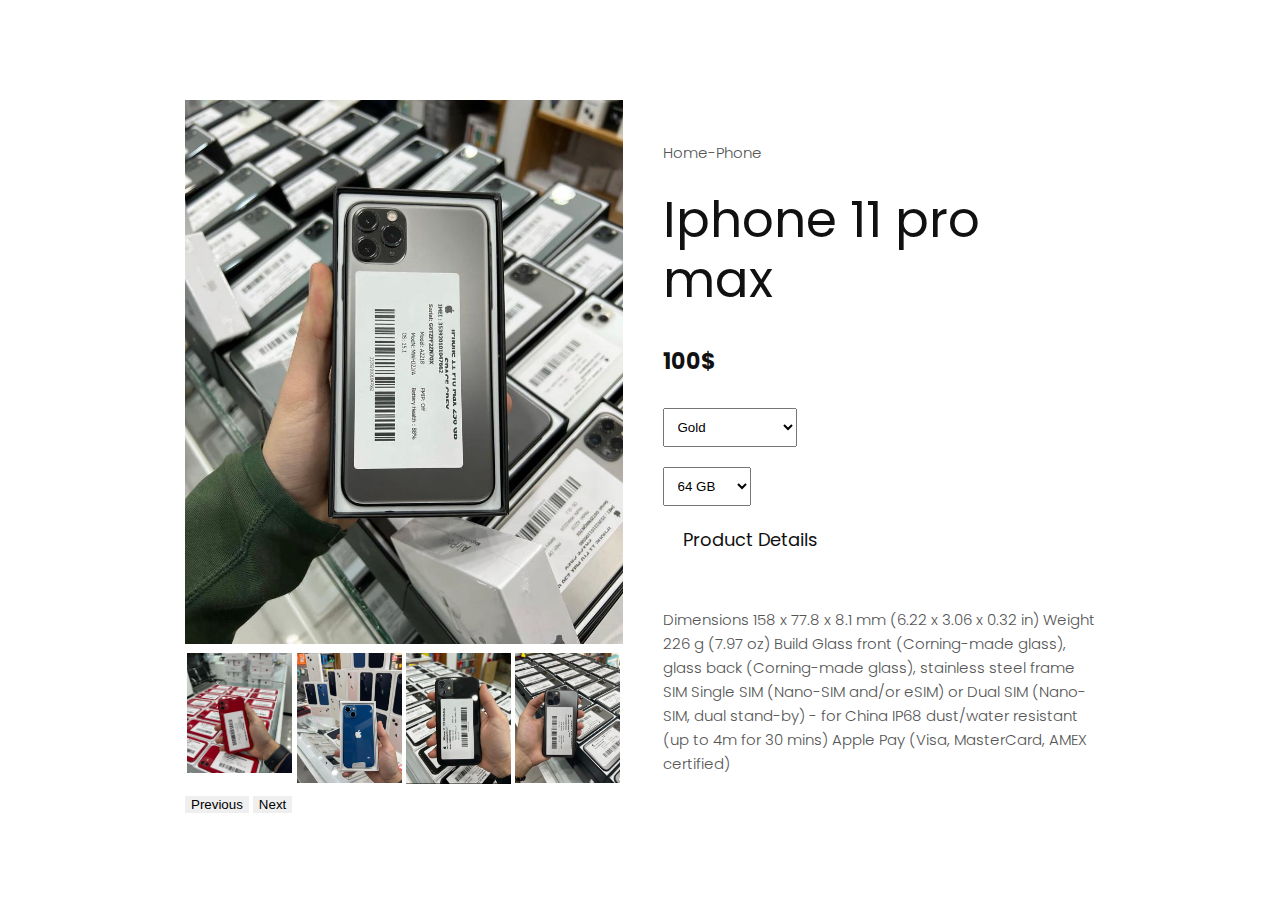
<file: product1.html>
<!DOCTYPE html>
<html lang="en">

<head>
    <meta charset="UTF-8">
    <meta name="viewport" content="width=device-width, initial-scale=1.0">
    <link rel="stylesheet" href="index.html">
    <!-- style css -->
    <link rel="stylesheet" href="css/style.css" class="css">
    <!-- Responsive-->
    <link rel="stylesheet" href="css/responsive.css">
    <!-- fevicon -->
    <link rel="icon" href="images/fevicon.png" type="image/gif" />
    <!-- Scrollbar Custom CSS -->
    <link rel="stylesheet" href="css/jquery.mCustomScrollbar.min.css">
    <!-- Tweaks for older IEs-->
    <link rel="stylesheet" href="https://netdna.bootstrapcdn.com/font-awesome/4.0.3/css/font-awesome.css">
    <title>Product Details</title>
</head>

<body>
    <div class="small-container single-product">
        <div class="row">
            <div class="col-2">
                <div class="mainimage"><img src="images/11 pro max.jpeg" width="100%" class="slider-img"></div>
                <div class="small-img-row">
                    <div class="small-img-col">
                        <img src="images/11red.jpeg" width="100%">
                    </div>
                    <div class="small-img-col">
                        <img src="images/13.jpeg" width="100%">
                    </div>
                    <div class="small-img-col">
                        <img src="images/11.jpeg" width="100%">
                    </div>
                    <div class="small-img-col">
                        <img src="images/11pro.jpeg" width="100%">
                    </div>
                </div>
                <button class="prev" onclick="prev()">Previous</button>
                <button class="next" onclick="next()">Next</button>
            </div>
            <div class="col-2">
                <p>Home-Phone</p>
                <h1>Iphone 11 pro max</h1>
                <h4>100$</h4>
                <select>
                     <option> Gold</option>
                     <option> Space Grey</option>
                     <option> Silver</option>
                     <option> Midnight Green</option></select>
                <select>
                    <option >64 GB</option>
                    <option >256 GB</option>
                    <option >512 GB</option>
                </select>
                <div class="productdetais">
                    <h3>Product Details</h3>
                </div>
                <br>
                <p> Dimensions 158 x 77.8 x 8.1 mm (6.22 x 3.06 x 0.32 in) Weight 226 g (7.97 oz) Build Glass front (Corning-made glass), glass back (Corning-made glass), stainless steel frame SIM Single SIM (Nano-SIM and/or eSIM) or Dual SIM (Nano-SIM, dual
                    stand-by) - for China IP68 dust/water resistant (up to 4m for 30 mins) Apple Pay (Visa, MasterCard, AMEX certified)</p>
            </div>
        </div>
    </div>
    <script src="js/onepage.js"></script>
</body>

</html>
</file>
<file: css/style.css>
/*--------------------------------------------------------------------- File Name: style.css ---------------------------------------------------------------------*/


/*--------------------------------------------------------------------- import Fonts ---------------------------------------------------------------------*/

@import url('https://fonts.googleapis.com/css?family=Rajdhani:300,400,500,600,700');
@import url('https://fonts.googleapis.com/css?family=Poppins:100,100i,200,200i,300,300i,400,400i,500,500i,600,600i,700,700i,800,800i,900,900i');

/*****---------------------------------------- 1) font-family: 'Rajdhani', sans-serif;
 2) font-family: 'Poppins', sans-serif;
 ----------------------------------------*****/


/*--------------------------------------------------------------------- import Files ---------------------------------------------------------------------*/

@import url(animate.min.css);
@import url(normalize.css);
@import url(meanmenu.css);
@import url(owl.carousel.min.css);
@import url(slick.css);
@import url(jquery-ui.css);
@import url(nice-select.css);

/*--------------------------------------------------------------------- skeleton ---------------------------------------------------------------------*/

* {
    box-sizing: border-box !important;
    transition: ease all 0.5s;
}

html {
    scroll-behavior: smooth;
}

body {
    color: #666666;
    font-size: 14px;
    font-family: poppins;
    line-height: 1.80857;
    font-weight: normal;
    overflow-x: hidden;
}

a {
    color: #1f1f1f;
    text-decoration: none !important;
    outline: none !important;
    -webkit-transition: all .3s ease-in-out;
    -moz-transition: all .3s ease-in-out;
    -ms-transition: all .3s ease-in-out;
    -o-transition: all .3s ease-in-out;
    transition: all .3s ease-in-out;
}

h1,
h2,
h3,
h4,
h5,
h6 {
    letter-spacing: 0;
    font-weight: normal;
    position: relative;
    padding: 0 0 10px 0;
    font-weight: normal;
    line-height: normal;
    color: #111111;
    margin: 0
}

h1 {
    font-size: 24px
}

h2 {
    font-size: 22px
}

h3 {
    font-size: 18px
}

h4 {
    font-size: 16px
}

h5 {
    font-size: 14px
}

h6 {
    font-size: 13px
}

*,
*::after,
*::before {
    -webkit-box-sizing: border-box;
    -moz-box-sizing: border-box;
    box-sizing: border-box;
}

h1 a,
h2 a,
h3 a,
h4 a,
h5 a,
h6 a {
    color: #212121;
    text-decoration: none!important;
    opacity: 1
}

button:focus {
    outline: none;
}

ul,
li,
ol {
    margin: 0px;
    padding: 0px;
    list-style: none;
}

p {
    margin: 0px;
    font-weight: 300;
    font-size: 15px;
    line-height: 24px;
}

a {
    color: #222222;
    text-decoration: none;
    outline: none !important;
}

a,
.btn {
    text-decoration: none !important;
    outline: none !important;
    -webkit-transition: all .3s ease-in-out;
    -moz-transition: all .3s ease-in-out;
    -ms-transition: all .3s ease-in-out;
    -o-transition: all .3s ease-in-out;
    transition: all .3s ease-in-out;
}

img {
    width: 100%;
    height: auto;
}

.brand-bg .star {
    height: 30px;
    width: 27px;
}

:focus {
    outline: 0;
}

.btn-custom {
    margin-top: 20px;
    background-color: transparent !important;
    border: 2px solid #ddd;
    padding: 12px 40px;
    font-size: 16px;
}

.lead {
    font-size: 18px;
    line-height: 30px;
    color: #767676;
    margin: 0;
    padding: 0;
}

.form-control:focus {
    border-color: #ffffff !important;
    box-shadow: 0 0 0 .2rem rgba(255, 255, 255, .25);
}

.navbar-form input {
    border: none !important;
}

.badge {
    font-weight: 500;
}

blockquote {
    margin: 20px 0 20px;
    padding: 30px;
}

button {
    border: 0;
    margin: 0;
    cursor: pointer;
}

.full {
    float: left;
    width: 100%;
}

.layout_padding {
    padding-top: 90px;
    padding-bottom: 90px;
}

.layout_padding_2 {
    padding-top: 75px;
    padding-bottom: 75px;
}

.light_silver {
    background: #f9f9f9;
}

.theme_bg {
    background: #38c8a8;
}

.margin_top_30 {
    margin-top: 30px !important;
}

.full {
    width: 100%;
    float: left;
    margin: 0;
    padding: 0;
}


/**-- heading section --**/

.main_heading {
    text-align: center;
    display: flex;
    justify-content: center;
    position: relative;
    margin-bottom: 50px;
}

.main_heading h2 {
    padding: 0;
    font-size: 48px;
    line-height: 60px;
    font-weight: 400;
    position: relative;
    letter-spacing: -0.5px;
    color: #114c7d;
    border-left: solid #38c8a8 10px;
    padding-left: 15px;
}

.main_heading h2 strong {
    background: #38c8a8;
    color: #fff;
    font-weight: 600;
    padding: 0 15px;
    line-height: 68px;
}

.white_heading_main h2 {
    color: #fff;
}

.small_main_heading {
    margin-top: 25px;
    float: left;
    width: 100%;
    border-bottom: solid rgba(0, 0, 0, 0.07) 1px;
    margin-bottom: 25px;
}

.small_main_heading h2 {
    padding: 2px 0 20px 0;
    color: #114c7d;
    font-weight: 400;
    font-size: 28px;
    background-image: url('../images/fevicon.png');
    background-repeat: no-repeat;
    padding-left: 55px;
    letter-spacing: -0.5px;
}

.small_main_heading h2 strong {
    color: #38c8a8;
    font-weight: 600;
}

.main_bt {
    background: #ee580f;
    color: #fff;
    padding: 15px 60px 15px 60px;
    float: left;
    font-size: 15px;
    font-weight: 400;
    border: solid #ee580f 2px;
    border-radius: 30px;
    margin: 15px 0px 60px 0px;
}

a.readmore_bt {
    color: #fff;
    font-weight: 300;
    text-decoration: underline !important;
}

.main_bt:hover,
.main_bt:focus {
    background: #000;
    border: solid #000 2px;
    color: #fff;
}


/**-- list icon --**/

.ul_list_info_icon ul {
    list-style: none;
}

.ul_list_info_icon ul li {
    display: inline;
    float: left;
    width: 100%;
}

.ul_list_info_icon ul li img {
    width: 75px;
}


/*---------------------------- preloader area ----------------------------*/

.loader_bg {
    position: fixed;
    z-index: 9999999;
    background: #fff;
    width: 100%;
    height: 100%;
}

.loader {
    height: 100%;
    width: 100%;
    position: absolute;
    left: 0;
    top: 0;
    display: flex;
    justify-content: center;
    align-items: center;
}

.loader img {
    width: 280px;
}


/*---------------------------- scroll to top area ----------------------------*/

.scrollup {
    float: right;
    position: absolute;
    color: #fff;
    right: 20px;
    padding: 0px 5px;
    text-transform: uppercase;
    font-weight: 600;
    background: #38c8a8;
    position: fixed;
    bottom: 20px;
    z-index: 99;
    text-align: center;
    color: #fff;
    cursor: pointer;
    border-radius: 0px;
    opacity: 0;
    backface-visibility: hidden;
    -webkit-backface-visibility: hidden;
    transform: scale(1);
    -moz-transform: scale(1);
    -o-transform: scale(1);
    -webkit-transform: scale(1);
    transition: .2s all ease;
    -moz-transition: .2s all ease;
    -o-transition: .2s all ease;
    -webkit-transition: .2s all ease;
    width: 50px;
    height: 50px;
    border-radius: 100%;
    line-height: 48px;
    font-size: 16px;
}

.scrollup.b-show_scrollBut {
    opacity: 1;
    visibility: visible;
}

.top_awro {
    background: #ee4a79 none repeat scroll 0 0;
    cursor: pointer;
    padding: 6px 8px;
    position: fixed;
    bottom: 59px;
    right: 20px;
    display: none;
    height: 45px;
    width: 45px;
    border-radius: 50%;
    text-align: center;
    line-height: 30px;
    transition: all 0.5s ease;
}

.sale_pro {
    background: #f25252 !important;
}

.margin_top_50 {
    margin-top: 50px;
}

.margin_bottom_30_all {
    margin-bottom: 30px;
}

.text_align_center {
    text-align: center;
}


/*--------------------------------------------------------------------- header area ---------------------------------------------------------------------*/

.header {
    font-family: poppins;
    padding: 10px 0px;
    background: url(../images/hea.png);
    background-repeat: no-repeat;
    background-size: 100% 90%;
    background-position: center center;
}

.logo {
    float: left;
    position: relative;
    padding-top: 2px;
}

.header .logo12 {
    width: 100%;
    height: 120px;
    padding-left: 1px;
}

nav.main-menu {
    float: right;
    margin-left: 0;
}

ul.top_icon {
    float: right;
    padding-top: 17px;
}

ul.top_icon li {
    float: left;
    color: #fff;
    display: flex;
    flex-wrap: wrap;
    align-items: center;
    padding-right: 20px;
}

ul.top_icon li:last-child {
    padding-right: 0px;
}

ul.top_icon li a {
    color: #fff;
}

.menu-area-main li:hover a,
.menu-area-main li:focus a {
    color: #ffff;
}

.menu-area-main li.active a {
    color: #fff;
}

.right_cart_section {
    float: right;
    width: auto;
}

.right_cart_section ul {
    float: left;
    min-height: auto;
    margin: 0;
    padding: 12px 0 0;
}

.right_cart_section .cart_icons {
    padding: 18px 0 0;
}

.last {
    padding-right: 0px;
}

.main-menu ul>li nth:child(7) a {
    padding-right: 0px;
}

.right_cart_section ul li {
    float: left;
    font-size: 17px;
    font-weight: 400;
    color: #fff;
    margin-right: 30px;
}

.right_cart_section ul.cart_update li {
    font-size: 13px;
    color: #ccc;
    line-height: normal;
    margin: 0;
    font-weight: 300;
}

.right_cart_section ul.cart_update li span {
    font-size: 18px;
    font-weight: 300;
    color: #fff;
    line-height: 21px;
}

.right_cart_section ul li i {
    margin-right: 10px;
    margin-top: 5px;
    float: left;
    color: #fff;
    font-size: 21px;
}

.right_cart_section ul li a {
    color: #fff;
}


/*-- end header middle --*/

.top-bar-info {
    background: #111111;
    padding: 5px 0px;
}

.top-menu-left {
    float: left;
}

.top-menu-left li {
    position: relative;
    display: inline-block;
    margin-right: 11px;
    padding-right: 12px;
}

.top-menu-left li::before {
    content: '';
    position: absolute;
    right: 0;
    top: 9px;
    height: 10px;
    border-right: 1px dotted #999;
}

.top-menu-left li:last-child::before {
    display: none;
}

.top-menu-left li:last-child {
    padding: 0px;
    margin: 0px;
}

.top-menu-left li a {
    color: #ffffff;
    font-size: 12px;
    text-transform: uppercase;
    text-decoration: none;
}

.top-menu-left li a:hover {
    color: #38c8a8;
}

.right-dropdown-language {
    float: right;
    margin-left: 12px;
}

.dropdown-bar .dropdown-link {
    position: absolute;
    z-index: 1009;
    top: 40px;
    left: 0;
    right: auto;
    min-width: 50px;
    padding: 15px;
    background: #ffffff;
    list-style: none;
    border: 2px solid #38c8a8;
    opacity: 0;
    visibility: hidden;
    -webkit-box-shadow: 0 0 10px rgba(0, 0, 0, 0.1);
    box-shadow: 0 0 10px rgba(0, 0, 0, 0.1);
    -webkit-transition: opacity 0.2s ease 0s, visibility 0.2s linear 0s;
    -o-transition: opacity 0.2s ease 0s, visibility 0.2s linear 0s;
    transition: opacity 0.2s ease 0s, visibility 0.2s linear 0s;
    text-align: left;
}

.dropdown-bar:hover .dropdown-link {
    opacity: 1;
    visibility: visible;
    top: 25px;
}

.dropdown-bar.right-dropdown-language>a::after {
    font-family: 'FontAwesome';
    content: "\f107";
    text-decoration: none;
    padding-left: 4px;
    color: #ffffff;
}

.right-dropdown-language>a {
    line-height: 10px;
    padding: 5px 5px;
    cursor: pointer;
}

.dropdown-bar .dropdown-link li a {
    color: #111111;
    display: block;
    font-size: 12px;
    line-height: 15px;
    padding: 5px 0;
}

.dropdown-bar .dropdown-link li a:hover {
    color: #38c8a8;
}

.dropdown-bar .dropdown-link li a img {
    margin-right: 7px;
}

.dropdown-bar .dropdown-link li.active {
    font-weight: bold;
}

.right-dropdown-language .dropdown-link {
    min-width: 100px;
    padding: 7px 10px;
    color: #111111;
}

.dropdown-bar {
    position: relative;
    padding: 0 5px;
    font-size: 13px;
}

.dropdown-bar .dropdown-link.right-sd {
    left: auto;
    right: 0;
}

.right-dropdown-currency {
    float: right;
    margin-left: 12px;
}

.dropdown-bar.right-dropdown-currency>a::after {
    font-family: 'FontAwesome';
    content: "\f107";
    text-decoration: none;
    padding-left: 4px;
    color: #ffffff;
}

.right-dropdown-currency>a {
    line-height: 10px;
    padding: 5px 5px;
    cursor: pointer;
    color: #ffffff;
}

.right-dropdown-currency .dropdown-link {
    min-width: 100px;
    padding: 7px 10px;
    color: #111111;
}

.right-dropdown-currency .dropdown-link {
    min-width: 55px;
    padding: 7px 10px;
}

.right-dropdown-currency .dropdown-link li a span.symbol {
    margin-right: 7px;
}

#login-modal .modal-content {
    border-radius: 0px;
}

#login-modal .modal-content .modal-header {
    background: #38c8a8;
    border-radius: 0;
}

#login-modal .modal-content .modal-body .form-group input {
    background: #ffffff;
    border: 1px solid #c8c8c8;
    border-radius: 0px;
}

#login-modal .modal-content .modal-body .form-group input:focus {
    border: 1px solid #c8c8c8 !important;
}

#login-modal .modal-content form {
    margin-bottom: 10px;
}

.modal-title {
    padding: 0px;
    color: #ffffff;
    font-size: 18px;
    text-transform: uppercase;
}

.btn-template-outlined {
    background: #111111;
    color: #ffffff;
    border: none;
    border-radius: 0px;
}

.btn-template-outlined i {
    padding-right: 10px;
}

.text-muted {
    padding: 10px 0px;
}

.slogan-line {
    float: right;
    color: #ffffff;
    font-size: 13px;
}

.middle-area {
    padding: 30px 0px;
}

.header-search {
    padding: 3px 0px;
}

.header-search form {
    position: relative;
    -webkit-box-shadow: 0px 1px 10px -1px rgba(0, 0, 0, 0.2);
    box-shadow: 0px 1px 10px -1px rgba(0, 0, 0, 0.2);
}

.header-search .btn-group.bootstrap-select {
    position: absolute;
    left: 0px;
    top: 0px;
}

.header-search input {
    width: 100%;
    min-height: 45px;
    border-radius: 0px;
    border: none;
    padding-left: 15px;
    border: 1px solid #e0e7ed;
}

.header-search form .search-btn {
    position: absolute;
    right: 0;
    top: 0;
    border: 0;
    color: #fff;
    font-size: 20px;
    padding: 4px 15px;
    border-radius: 0px;
    background-color: #38c8a8;
    cursor: pointer;
}

.header-search form .search-btn:hover {
    background: #111111;
}

.cart-box {
    float: right;
    margin-left: 10px;
    position: relative;
}

.cart-content-box {
    position: absolute;
    z-index: 1009;
    top: 40px;
    left: auto;
    right: 0;
    min-width: 250px;
    max-width: 250px;
    padding: 15px;
    background: #ffffff;
    list-style: none;
    border: 2px solid #38c8a8;
    opacity: 0;
    visibility: hidden;
    -webkit-box-shadow: 0 0 10px rgba(0, 0, 0, 0.1);
    box-shadow: 0 0 10px rgba(0, 0, 0, 0.1);
    text-align: left;
    -webkit-transform: scaleY(0);
    transform: scaleY(0);
    -webkit-transform-origin: 0 0 0;
    transform-origin: 0 0 0;
    -webkit-transition: all 0.3s ease 0s;
    transition: all 0.3s ease 0s;
    transition: all 0.3s ease 0s;
}

.cart-box:hover .cart-content-box {
    opacity: 1;
    visibility: visible;
    top: 100%;
    -webkit-transform: scaleY(1);
    transform: scaleY(1);
}

.inner-cart {
    background: #38c8a8;
    border-radius: 2px;
    padding: 0px;
    color: #ffffff;
    position: relative;
    width: 40px;
    height: 40px;
    text-align: center;
}

.cart-box .inner-cart:hover {
    color: #ffffff;
}

.line-cart {
    float: left;
    line-height: 40px;
    margin-right: 9px;
}

.cart-box a {
    display: inline-block;
}

.cart-box a:hover {
    color: #38c8a8;
}

.cart-box a span.icon {
    background: #38c8a8;
    width: 30px;
    height: 40px;
    display: inline-block;
    line-height: 40px;
    text-align: center;
    color: #ffffff;
    position: relative;
    border-radius: 2px;
}

.cart-box a .p-up {
    position: absolute;
    right: -8px;
    top: -8px;
    line-height: initial;
    background: #38c8a8;
    padding: 3px;
    border-radius: 50%;
    width: 17px;
    height: 17px;
    font-size: 12px;
    text-align: center;
    line-height: 10px;
}

.wish-box {
    float: right;
}

.wish-box a {
    display: inline-block;
}

.wish-box a:hover {
    color: #38c8a8;
}

.wish-box a span.icon {
    background: #38c8a8;
    width: 40px;
    height: 40px;
    display: inline-block;
    line-height: 40px;
    text-align: center;
    color: #ffffff;
    position: relative;
    border-radius: 2px;
}

.wish-box a span.icon:hover {
    background: #111111;
}

.cart-content-right {
    padding: 5px 0px;
}

.cart-content-box .items {
    text-align: center;
}

.product-media {
    width: 60px;
    float: left;
    position: relative;
}

.cart-content-box .items:hover .product-media::before {
    transform: scale(1);
    -webkit-transform: scale(1);
    -moz-transform: scale(1);
    -ms-transform: scale(1);
    -o-transform: scale(1);
}

.product-media::before {
    position: absolute;
    content: '';
    z-index: 2;
    top: 0;
    left: 0;
    width: 100%;
    height: 100%;
    background-color: #38c8a8;
    opacity: 0.4;
    transform: scale(0);
    -webkit-transform: scale(0);
    -moz-transform: scale(0);
    -ms-transform: scale(0);
    -o-transform: scale(0);
    transition: all 0.5s ease;
    -webkit-transition: all 0.5s ease;
    -moz-transition: all 0.5s ease;
    -o-transition: all 0.5s ease;
}

.cart-content-box .items .item .remove {
    position: absolute;
    right: 0px;
    top: 0px;
    background: #38c8a8;
    color: #ffffff;
    width: 20px;
    height: 20px;
    line-height: 18px;
    border-radius: 2px;
}

.cart-content-box .items .item {
    margin-bottom: 10px;
    padding-bottom: 10px;
    border-bottom: 1px solid #e0e7ed;
    position: relative;
}

.cart-content-box .items .item .product-info {
    padding-top: 10px;
    padding-left: 71px;
    text-align: left;
}

.cart-content-box .items .item .remove:hover {
    background: #111111;
}

.subtotal {
    text-align: left;
    text-transform: capitalize;
    color: #38c8a8;
    font-weight: 500;
    margin-bottom: 15px;
}

.subtotal span {
    font-weight: bold;
    color: #111111;
    padding-left: 15px;
    float: right;
}

.actions .btn-process {
    padding: 5px 16px;
    color: #ffffff;
    font-family: 'Roboto', sans-serif;
    font-size: 14px;
    border-radius: 2px;
    overflow: hidden;
}

.actions .btn-process:hover {
    color: #ffffff;
}

.line-cart {
    position: relative;
}

.wish-box a span.icon span {
    position: absolute;
    right: -8px;
    top: -8px;
    line-height: initial;
    background: #38c8a8;
    padding: 3px;
    border-radius: 50%;
    width: 17px;
    height: 17px;
    font-size: 12px;
}

.main-menu {
    text-align: center;
}

.main-menu ul {
    margin: 0;
    list-style-type: none;
    margin-bottom: 10px;
}

.main-menu ul>li {
    display: inline-block;
    position: relative;
}

.main-menu ul>li a {
    line-height: 20px;
    font-size: 16px;
    display: block;
    font-weight: 500;
    color: #fff;
    padding: 22px 30px;
}

.main-menu ul li:last-child a {
    padding-right: 0;
}

.sub-down li {
    background: #ffffff;
}

.main-menu ul>li .sub-down li a {
    color: #114c7d;
    font-size: 15px;
    text-transform: capitalize;
    font-weight: 300;
    padding: 12px 5px;
    position: relative;
    border-bottom: solid #eee 1px;
}

.main-menu ul>li .sub-down li a::before {}

.main-menu ul>li .sub-down li a:hover {
    color: #111111;
}

.main-menu ul>li .sub-down li a:hover::before {}

.main-menu ul li:first-child {
    margin-left: 0;
}

.main-menu ul>li>ul {
    opacity: 0;
    position: absolute;
    text-align: left;
    top: 100%;
    -webkit-transform: scaleY(0);
    transform: scaleY(0);
    -webkit-transform-origin: 0 0 0;
    transform-origin: 0 0 0;
    -webkit-transition: all 0.3s ease 0s;
    transition: all 0.3s ease 0s;
    visibility: hidden;
    width: 240px;
    z-index: 999;
    background: #fff;
    -webkit-box-shadow: 0 6px 12px rgba(0, 0, 0, .175);
    box-shadow: 0 6px 12px rgba(0, 0, 0, .175);
}

.main-menu>ul>li:hover>ul {
    -webkit-transform: scaleY(1);
    transform: scaleY(1);
    visibility: visible;
    opacity: 1;
}

.main-menu ul>li>ul>li {
    margin: 0px;
    position: relative;
    display: block;
}

.main-menu ul>li>ul>li:hover>ul {
    -webkit-transform: scaleY(1);
    transform: scaleY(1);
    visibility: visible;
    opacity: 1;
    left: 100%;
    top: 10px;
}

.main-menu ul>li>ul>li>a {
    background: none !important;
}

.mean-container .mean-nav {
    margin-top: 0px;
    position: absolute;
    top: 100%;
}

.main-menu ul>li {
    position: inherit;
    display: inline-block;
    vertical-align: middle;
}

.main-menu ul>li:nth-child (6) {
    padding-right: 0px;
}

.nav>li {
    position: inherit;
    display: inline-block;
    vertical-align: middle;
}

.megamenu .sub-down {
    max-width: 1140px;
    width: 100%;
    left: 0;
    margin: 0 auto;
    right: 0;
    padding: 15px 0px;
}

.sub-full {}

.simple-down {
    padding: 15px;
}

.megamenu-categories {
    padding: 10px 0px;
}

.sub-full.megamenu-categories li {
    display: block;
}

.megamenu .sub-full.megamenu-categories ol li a {
    padding: 5px 0px;
    font-size: 15px !important;
    font-weight: 500;
}

.sub-full.megamenu-categories ol li .category-title {
    padding: 15px 0px;
    font-size: 16px;
    font-weight: 600;
    text-transform: uppercase;
}

.sub-full.megamenu-categories ol li .category-box a {
    padding: 5px 0px;
}

.menu-add {
    padding: 30px 15px;
}

.menu-add img {
    width: 100%;
}

.main-w img {
    width: 100%;
}

.women-box {
    position: relative;
}

.women-box::before {
    content: "";
    position: absolute;
    background: rgba(0, 0, 0, 0.3);
    width: 100%;
    height: 100%;
}

.banner-up-text {
    position: absolute;
    bottom: 10px;
    left: 0px;
    right: 0px;
    text-align: center;
}

.text-a {
    color: #fff;
    text-transform: uppercase;
    font-size: 40px;
    line-height: 40px;
    font-weight: 700;
}

.text-b {
    color: #fff;
    font-size: 28px;
    text-transform: uppercase;
    line-height: 30px;
    padding: 20px 0px;
}

.text-c {
    color: #ffffff;
    font-size: 31px;
    font-weight: 300;
    text-transform: uppercase;
    line-height: 30px;
    padding-bottom: 20px;
}

.megamenu .sub-full.megamenu-categories .women-box .banner-up-text a {
    background: #111111;
    color: #ffffff !important;
    display: inline-block;
    padding: 10px 16px;
    border-radius: 2px;
    overflow: hidden;
    font-size: 16px;
}

.sticky-wrapper .sticky-wrapper-header {
    z-index: 20 !important;
    background: #ffffff;
}

.is-sticky .sticky-wrapper-header .middle-area {
    padding: 10px 0px
}

.sticky-wrapper:not(.is-sticky) {
    height: auto !important;
}

.hover-btn {
    display: inline-block;
    vertical-align: middle;
    -webkit-transform: perspective(1px) translateZ(0);
    transform: perspective(1px) translateZ(0);
    box-shadow: 0 0 1px rgba(0, 0, 0, 0);
    position: relative;
    background: #111111;
    -webkit-transition-property: color;
    transition-property: color;
    -webkit-transition-duration: 0.3s;
    transition-duration: 0.3s;
}

.hover-btn::before {
    content: "";
    position: absolute;
    z-index: -1;
    top: 0;
    bottom: 0;
    left: 0;
    right: 0;
    background: #38c8a8;
    -webkit-transform: scaleX(0);
    transform: scaleX(0);
    -webkit-transform-origin: 50%;
    transform-origin: 50%;
    -webkit-transition-property: transform;
    transition-property: transform;
    -webkit-transition-duration: 0.3s;
    transition-duration: 0.3s;
    -webkit-transition-timing-function: ease-out;
    transition-timing-function: ease-out;
    display: block !important;
}

.hover-btn:hover::before,
.hover-btn:focus::before,
.hover-btn:active::before {
    -webkit-transform: scaleX(1);
    transform: scaleX(1);
}

.hover-btn:hover,
.hover-btn:focus,
.hover-btn:active {
    color: white;
    box-shadow: none;
}

.btn-secondary.focus,
.btn-secondary:focus {
    box-shadow: none;
}

.img-responsive {
    max-width: 100%;
}

.padding_right_15_inner {
    padding-right: 15px;
}

.padding_left_15_inner {
    padding-left: 15px;
}

.dark_bg {
    background: #114c7d;
}


/*--------------------------------------------------------------------- top banner area ---------------------------------------------------------------------*/

.top-banner-slider {
    overflow: hidden;
    clear: both;
    height: 600px;
}

.top-banner-slider .heroslider {
    margin: 0px;
    padding: 0px;
    border: none;
    position: relative;
    border-radius: 0;
}

.swiper-overlay {
    height: 100%;
    position: relative;
}

.swiper-overlay {
    background: rgba(0, 0, 0, 0.5);
    content: "";
    width: 100%;
    height: 100%;
    left: 0px;
    top: 0px;
}

.heroslider .container {
    position: relative;
    height: 100%;
    padding-left: 0;
    padding-right: 0;
    z-index: 5;
}

.swiper-container {
    width: 100%;
    height: 100%;
}

.heroslider .slider-01 {
    width: 100%;
    background-image: url(../images/slider-01.jpg);
    background-size: cover;
    background-position: center;
}

.heroslider .slider-02 {
    width: 100%;
    background-image: url(../images/slider-02.jpg);
    background-size: cover;
    background-position: center;
}

.heroslider .slider-03 {
    width: 100%;
    background-image: url(../images/slider-03.jpg);
    background-size: cover;
    background-position: center;
}

.heroslider .slides li {
    height: 600px;
}

.top-banner-slider .heroslider .slides li::before {
    content: "";
    position: absolute;
    background: rgba(0, 0, 0, 0.4);
    height: 100%;
    width: 100%;
    left: 0px;
    top: 0px;
}

.top-banner-slider .flex_caption3 {
    position: absolute;
    z-index: 30;
    left: 0;
    right: 0;
    bottom: 50px;
    margin: 0 -15px;
    display: flex;
}

a.slide_banner {
    position: relative;
    display: inline-block;
    margin: 0 12px 0 15px;
}

.slide1_banner1 {
    width: 570px;
}

.slide1_banner2 {
    width: 270px;
}

.slide1_banner3 {
    width: 270px;
}

.top-banner-slider .flex_caption1 {
    text-align: center;
    position: absolute;
    z-index: 30;
    left: 0;
    right: 0;
    margin: 0 auto;
    top: 31%;
    max-width: 720px;
    width: 100%;
    text-transform: uppercase;
    color: #333;
}

.top-banner-slider .flex_caption1 .title1 {
    font-size: 36px;
    font-weight: 300;
    color: #ffffff;
}

.top-banner-slider .flex_caption1 .title2 {
    font-size: 60px;
    font-weight: 900;
    color: #ffffff;
}

.top-banner-slider .flex_caption2 {
    text-align: center;
}

.top-banner-slider .flex_caption2 {
    position: absolute;
    z-index: 30;
    left: 0;
    top: 20%;
    display: table;
    width: 177px;
    height: 177px;
    background-color: #242424;
}

.top-banner-slider .flex_caption2 .middle {
    display: table-cell;
    vertical-align: middle;
    text-transform: uppercase;
    text-align: center;
    font-weight: 700;
    line-height: 31px;
    font-size: 26px;
    color: #fff;
    transition: all 0.1s ease-in-out;
    -webkit-transition: all 0.1s ease-in-out;
}

.top-banner-slider .flex_caption2 .middle:hover {
    background: #38c8a8;
}

.top-banner-slider .flex_caption2 span {
    display: block;
    font-weight: 100;
    line-height: 36px;
    font-size: 34px;
}

a.slide_banner::before {
    content: '';
    position: absolute;
    left: 0;
    top: 0;
    right: 0;
    bottom: 0;
    opacity: 0;
    border: 2px solid #ffffff;
    transition: all 0.1s ease-in-out;
    -webkit-transition: all 0.1s ease-in-out;
}

a.slide_banner:hover::before {
    left: -7px;
    top: -7px;
    right: -7px;
    bottom: -7px;
    opacity: 1;
}

.flex-control-nav {
    background: #38c8a8;
    bottom: 0px;
    position: relative;
}

.flex-control-nav li {
    line-height: 10px;
}

.flex-control-paging li a {
    background: rgba(255, 255, 255, 1);
    border: 2px solid #ffffff;
}

.flex-control-paging li a.flex-active {
    border: 2px solid #ffffff;
}

.flex-direction-nav a {
    background: #111111;
    text-align: center;
}

.heroslider:hover .flex-direction-nav .flex-prev:hover {
    background: #38c8a8;
}

.heroslider:hover .flex-direction-nav .flex-next:hover {
    background: #38c8a8;
}

.flex-direction-nav a::before {
    color: #ffffff;
}

.top-banner-slider .swiper-pagination {
    padding: 10px 0px;
}

.heroslider .swiper-pagination {
    bottom: 0px;
    background: #38c8a8;
}

.heroslider .swiper-pagination .swiper-pagination-bullet-active {
    background: #fff;
}

.heroslider .swiper-pagination::before {
    content: "";
    width: 22px;
    height: 22px;
    position: absolute;
    left: -10px;
    top: 4px;
    z-index: -1;
    background: #e12d4f;
    -webkit-transform: rotate(45deg);
    transform: rotate(45deg);
}

.heroslider .swiper-pagination::after {
    content: "";
    width: 22px;
    height: 22px;
    position: absolute;
    right: -10px;
    top: 4px;
    z-index: -1;
    background: #e12d4f;
    -webkit-transform: rotate(45deg);
    transform: rotate(45deg);
}

.heroslider .swiper-pagination.swiper-pagination-bullets-dynamic {
    overflow: visible;
    width: 110px !important;
}

.heroslider .swiper-pagination .swiper-pagination-bullet {
    opacity: 1;
}

input[type="checkbox"].styled:checked+label:after,
input[type="radio"].styled:checked+label:after {
    font-family: 'FontAwesome';
    content: "\f00c";
}

input[type="checkbox"] .styled:checked+label::before,
input[type="radio"] .styled:checked+label::before {
    color: #fff;
}

input[type="checkbox"] .styled:checked+label::after,
input[type="radio"] .styled:checked+label::after {
    color: #fff;
}


/*--------------------------------------------------------------------- layout new css ---------------------------------------------------------------------*/

.location_icon_bottum {
    bottom: 0;
    position: absolute;
    margin-bottom: -111px;
    z-index: 999;
    background: #ff0000;
    width: 100%;
    position: relative;
}

.location_icon_bottum::before {
    position: absolute;
    content: "";
    top: 11px;
    background: url(../icon/wfe4.png);
    background-repeat: repeat;
    width: 50px;
    height: 50px;
    background-repeat: no-repeat;
    left: -38px;
    ;
}

.location_icon_bottum ul li {
    display: inline-block;
    padding: 17px 10px;
    color: #fff;
    font-size: 15px;
    font-weight: 500;
}

.location_icon_bottum ul li img {
    padding-right: 10px;
}


/** banner **/

.relative {
    position: absolute;
    top: 50%;
    transform: translateY(-50%);
    text-align: left;
    bottom: auto;
}

.banner-main {
    position: relative;
    font-family: poppins;
}

.banner-main .carousel-caption span {
    font-size: 65px;
    font-weight: 500;
    line-height: 70px;
    padding-bottom: 10px;
    display: block;
}

.banner-main .carousel-caption h1 {
    color: #fff;
    font-size: 70px;
    line-height: 70px;
    font-weight: bold;
}

.banner-main .carousel-caption p {
    font-size: 17px;
    padding: 20px 0px 50px 0px;
}

.banner-main .carousel-caption .buynow {
    text-transform: uppercase;
    border: #fff solid 1px;
    background: #fff;
    width: 196px;
    padding: 12px 0;
    display: inline-block;
    font-weight: 500;
    font-size: 17px;
    line-height: 30px;
    color: #f00;
    text-align: center;
    border-radius: 30px;
}

.banner-main .carousel-caption .buynow:hover {
    border: #ff0000 solid 1px;
    background: #ff0000;
    color: #fff;
}

#myCarousel a.carousel-control-next {
    position: absolute;
    top: 40% !important;
    left: inherit !important;
    right: 17px !important;
    width: 70px;
    height: 70px;
    border-radius: 35px;
}

#myCarousel a.carousel-control-prev {
    position: absolute;
    top: 40% !important;
    left: 17px !important;
    width: 70px;
    height: 70px;
    border-radius: 35px;
}

ul.social_icon {
    list-style: none;
    padding-top: 5px;
}

ul.social_icon li {
    float: left;
    color: #fff;
    align-items: center;
    padding-right: 10px;
    margin-top: 17px;
}

ul.social_icon li:last-child {
    padding-right: 0px;
}

ul.social_icon li a {
    color: #fff;
    width: 40px;
    height: 40px;
    border: solid #fff 1px;
    float: left;
    text-align: center;
    line-height: 40px;
    border-radius: 100%;
    font-size: 18px;
}

ul.social_icon li a:hover {
    background: #ff0000;
    border: solid #ff0000 1px;
    color: #fff;
}


/** end banner **/


/** about **/

.about {
    padding-top: 40px;
    padding-bottom: 50px;
    background: url(../images/aboutbg.jpg);
    background-position-x: 0%;
    background-position-y: 0%;
    background-repeat: repeat;
    background-size: auto;
    background-repeat: no-repeat;
    background-size: 100% 100%;
    background-position: center center;
}

.about .about_img figure {
    margin: 0px;
}

.about .about_box {
    text-align: right;
    padding-top: 30px;
}

.about .about_box h3 {
    font-weight: bold;
    font-size: 30px;
    color: #888687;
    line-height: 32px;
    padding-bottom: 7px;
    display: block;
}

.about .about_box span {
    font-weight: bold;
    font-size: 50px;
    line-height: 58px;
    color: #23242a;
    padding-bottom: 10px;
    display: block
}

.about .about_box p {
    font-size: 17px;
    line-height: 30px;
    color: #23242a;
}

.about_box_ span {
    font-weight: bold;
    font-size: 50px;
    line-height: 58px;
    color: #23242a;
    padding-bottom: 10px;
    display: block
}

.about_box_ {
    text-align: left;
    padding-top: 100px;
}

.about_box_ p {
    font-size: 17px;
    line-height: 30px;
    color: #23242a;
}


/** end about **/

.clients {
    background: #fff;
    padding: 60px 0px;
}

.clients .titlepage {
    padding-bottom: 0px;
}

.clients .titlepage h2 {
    color: #000;
}

.clients_rgb {
    background: rgb(151, 0, 115);
    padding-top: 90px;
    padding-bottom: 110px;
}

.testimonial_cont p {
    color: #030000;
}

#testimonial_slider .carousel-indicators {
    bottom: -50px;
}

#testimonial_slider .carousel-indicators li {
    width: 36px;
    height: 12px;
    background-color: #000;
    border-radius: 50px;
}

#testimonial_slider .carousel-indicators li.active {
    background-color: #fff;
}

.testimonial_cont {
    padding-bottom: 35px;
}

.cross_layout {
    transform: skew(-25deg);
}

.cross_inner {
    transform: skew(25deg);
}

.testomonial_section {
    padding: 0 75px;
}

.testimonial_cont {
    background: #fff;
    padding-top: 60px;
    min-height: 295px;
    padding-left: 80px;
    padding-right: 80px;
}

.text_align_center {
    text-align: center;
}

.ornage_color {
    color: #f2b87f;
}

.testimonial_cont h3 {
    color: #000;
    font-family: poppins;
}


/** brand **/

.brand {
    padding-top: 20px;
}

.brand-bg {
    background: #ebebeb;
    padding: 20px 0px;
    font-family: Myriad Pro;
}

.margin {
    margin-bottom: 30px;
}

.brand-bg .brand_box {
    background: #fff;
    text-align: center;
    padding: 80px 0px 30px 0px;
}

.brand-bg .brand_box>img {
    height: auto;
    width: 85%;
}

.brand-bg .brand_box h3 {
    font-size: 40px;
    font-weight: bold;
    color: #131313;
    padding: 17px 0px 0px 0px;
}

.rgb(151,
0,
115) {
    color: rgb(151, 0, 115);
}

.brand-bg .brand_box span {
    display: block;
    color: #19449b;
    font-size: 30px;
    line-height: 16px;
    padding-bottom: 10px;
    padding-top: 20px;
}

.brand-bg .brand_box i {
    padding: 0px 2px;
}

.read-more {
    font-family: poppins;
    max-width: 212px;
    margin: 0 auto;
    margin-top: 0px;
    display: block;
    background: #000;
    color: #fff !important;
    padding: 12px 0px;
    width: 100%;
    font-size: 17px;
    text-align: center;
    border-radius: 32px;
    margin-top: 40px
}

.read-more:hover {
    background: #ff0000;
}


/** end brand **/


/** contact **/

.contact {
    background: #ffffff;
    padding: 40px 0px 30px 0px;
}

.titlepage {
    padding-bottom: 60px;
}

.titlepage h2 {
    font-size: 50px;
    line-height: 40px;
    font-weight: bold;
    padding: 0;
}

.contact .main_form {
    background: #fff;
    box-shadow: #ddd 0px 0px 19px 1px;
    padding: 40px;
}

.form-control {
    border: #ff0000 solid 2px;
    border-radius: inherit;
    margin-bottom: 30px;
    padding: 13px 20px;
    font-family: poppins;
}

.form-control:focus {
    box-shadow: inherit;
    border: #ff0000 solid 2px !important;
}

.textarea {
    font-family: poppins;
    border: #ff0000 solid 2px;
    margin-bottom: 30px;
    padding: 13px 20px;
    width: 100%;
    padding-top: 40px;
}

.send {
    font-family: poppins;
    max-width: 212px;
    margin: 0 auto;
    display: block;
    background: #000;
    color: #fff;
    padding: 12px 0px;
    width: 100%;
    font-size: 17px;
}

.send:hover {
    background: #ff0000;
}


/** end contact **/

.pdn-top-30 {
    padding-top: 60px;
}

.footer {
    background-color: #051108;
    text-align: center;
    font-family: poppins;
}

.footer .headinga h3 {
    font-size: 38px;
    display: block;
    color: #fff;
    max-width: 850px;
    padding-bottom: 1px;
    border-bottom: #fff solid 1px;
    text-align: center;
    margin: 0 auto;
    margin-bottom: 0px;
    margin-bottom: 30px;
}

.footer .headinga span {
    font-size: 17px;
    display: block;
    color: #fff;
    padding-top: 10px;
    padding-bottom: 5px;
}

.footer .headinga p {
    font-size: 17px;
    display: block;
    color: #fff;
    line-height: 30px;
}

ul.link li {
    display: inline-block;
    padding: 8px 15px;
}

ul.link li a {
    color: #fff;
    font-size: 17px;
}

ul.link li a:hover {
    color: #ff0000;
}

ul.location_icon {
    list-style: none;
    display: flex;
    justify-content: center;
    flex-wrap: wrap;
    padding-top: 5px;
}

ul.location_icon li {
    float: left;
    height: 60px;
    color: #fff;
    display: flex;
    flex-wrap: wrap;
    align-items: center;
    padding-right: 20px;
}

ul.location_icon li:last-child {
    padding-right: 0px;
}

ul.location_icon li a {
    color: #fff;
    width: 40px;
    height: 40px;
    border: solid #fff 1px;
    float: left;
    text-align: center;
    line-height: 40px;
    border-radius: 100%;
    font-size: 18px;
}

ul.location_icon li a:hover {
    background: #ff0000;
    border: solid #ff0000 1px;
    color: #fff;
}

ul.location_icon span {
    font-size: 17px;
    font-weight: 400;
}

.copyright {
    background: #fff;
    padding: 20px 0px 20px 0;
    margin-top: 50px;
}

.copyright p {
    color: #000;
    font-size: 16px;
    text-align: center;
    text-align: center;
    margin: 0 auto;
}

.copyright a {
    color: #000;
}

.copyright a:hover {
    color: #ff0000;
}

.btn-primary.focus,
.btn-primary:focus {
    box-shadow: inherit;
}


/*--------------------------------------------------------------------- inner_page css ---------------------------------------------------------------------*/

.brand_color {
    background-color: #ddd;
}

.brand_color .titlepage2 {
    width: 100%;
    border-top: rgb(151, 0, 115) solid 6px;
}

.brand_color .titlepage {
    margin-top: 10px;
    padding-bottom: 10px;
}

.brand_color .abouttitle h2 {
    color: #fff;
    text-transform: uppercase;
    font-size: 40px;
    line-height: 45px;
    padding: 40px 0;
    font-weight: 500;
    text-align: center;
}

.contact-page .Contact {
    margin-top: 0px;
}

.contact-page .form-control {
    margin-bottom: 20px;
}


/** slider arrow **/

#myCarousel .carousel-control-prev,
#myCarousel .carousel-control-next {
    width: 62px;
    height: 60px;
    background: #fffdfd;
    opacity: 1;
    font-size: 30px;
    color: #000;
}

#myCarousel .carousel-control-prev:hover,
#myCarousel .carousel-control-next:hover,
#myCarousel .carousel-control-prev:focus,
#myCarousel .carousel-control-next:focus {
    background: #ff0000;
    color: #fff;
}

#myCarousel a.carousel-control-prev {
    position: absolute;
    left: 82px;
    bottom: 10px;
    top: inherit;
}

#myCarousel a.carousel-control-next {
    position: absolute;
    left: 10px;
    top: inherit;
    bottom: 10px;
}

.cross_layout {
    transform: skew(-25deg);
}

.cross_inner {
    transform: skew(25deg);
}

.testomonial_section {
    padding: 0 75px;
}

.special-page .relative {
    text-align: center !important;
}

.special-page .footer {
    margin-top: 90px;
}

.end {
    background-color: white;
    width: 100%;
    height: 20px;
}

.small-container {
    max-width: 1000px;
    margin: auto;
    padding-left: 25px;
    padding-right: 20px;
}

.row {
    display: flex;
    align-items: center;
    flex-wrap: wrap;
    justify-content: space-around;
}

.single-product {
    margin-top: 80px;
}

.small-img-row {
    display: flex;
    justify-content: space-around;
}

.col-2 img {
    max-width: 100%;
    padding: 50px 0px;
}

.small-img-col {
    flex-basis: 24%;
    cursor: pointer;
}

.single-product .col-2 img {
    padding: 0;
}

.single-product .col-2 {
    padding: 20px;
}

.col-2 {
    flex-basis: 50%;
    min-width: 300px;
}

.col-2 h1 {
    font-size: 50px;
    line-height: 60px;
    margin: 25px 0;
}

.single-product select {
    display: block;
    padding: 10px;
    margin-top: 20px;
}

.single-product h4 {
    margin: 20px 0;
    font-size: 22px;
    font-weight: bold;
}

input:focus {
    outline: none;
}

a {
    text-decoration: none;
    color: #555;
}

p {
    color: #555;
}

.brand-bg .brand_box .seemore {
    background-color: black;
    color: white;
    border-radius: 10px;
    display: flex;
    width: 100px;
    height: 40px;
    justify-content: center;
    align-items: center;
    text-align: center;
    margin: 5% 35%;
}

.brand-bg .seemore1 a {
    background-color: black;
    color: white;
    border-radius: 20px;
    display: flex;
    align-items: center;
    justify-content: center;
    margin: 20px 0px;
}

.small-container .col-2 .productdetais {
    margin: 20px;
}
</file>
<file: css/responsive.css>
/*--------------------------------------------------------------------- File Name: responsive.css ---------------------------------------------------------------------*/


/*------------------------------------------------------------------- 991px x 768px ---------------------------------------------------------------------*/

@media only screen and (min-width: 768px) and (max-width: 991px) {
    .header-search {
        padding: 15px 0px;
    }
}


/*------------------------------------------------------------------- 767px x 599px ---------------------------------------------------------------------*/

@media only screen and (min-width: 599px) and (max-width: 767px) {
    .logo {
        text-align: center;
    }
    .cart-content-right {
        padding-bottom: 5px;
    }
    .mg {
        margin: 0px 0px;
    }
    .menu-area-main {
        height: 256px;
        overflow-y: auto;
    }
    .megamenu>.row [class*="col-"] {
        padding: 0px;
    }
    .menu-area-main .megamenu .men-cat {
        padding: 0px 15px;
    }
    .menu-area-main .megamenu .women-cat {
        padding: 0px 15px;
    }
    .menu-area-main .megamenu .el-cat {
        padding: 0px 15px;
    }
    .mean-container .mean-nav ul li a.mean-expand {
        height: 19px;
    }
    .category-box.women-box {
        display: none;
    }
    .cart-box {
        display: inline-block;
        margin: 0px 30px;
    }
    .wish-box {
        float: none;
        margin: 0px 30px;
        display: inline-block;
    }
    .menu-add {
        display: none;
    }
    .category-box {
        display: none;
    }
    .mean-container .mean-nav ul li ol {
        padding: 0px;
    }
    .mean-container .mean-nav ul li a {
        padding: 10px 20px;
        width: 94.8%;
    }
    .mean-container .mean-nav ul li li a {
        width: 92%;
        padding: 1em 4%;
    }
    .mean-container .mean-nav ul li li li a {
        width: 100%;
    }
    .header-search {
        padding: 15px 0px;
    }
    #collapseFilter.d-md-block {
        padding: 30px 0px;
    }
}


/*------------------------------------------------------------------- 599px x 280px ---------------------------------------------------------------------*/

@media only screen and (min-width: 280px) and (max-width: 599px) {
    .cart-content-right {
        padding-bottom: 5px;
    }
    .megamenu>.row [class*="col-"] {
        padding: 0px;
    }
    .menu-area-main .megamenu .men-cat {
        padding: 0px 15px;
    }
    .menu-area-main .megamenu .women-cat {
        padding: 0px 15px;
    }
    .menu-area-main .megamenu .el-cat {
        padding: 0px 15px;
    }
    .mean-container .mean-nav ul li a {
        padding: 1em 4%;
        width: 92%;
    }
    .mean-container .mean-nav ul li li a {
        width: 90%;
        padding: 1em 5%;
    }
    .mean-container .sub-full.megamenu-categories ol li a {
        padding: 5px 0px;
        text-transform: capitalize;
        width: 100%;
    }
    .megamenu .sub-full.megamenu-categories .women-box .banner-up-text a {
        width: auto;
        border: none;
        float: none;
    }
    .menu-area-main {
        height: 290px;
        overflow-y: auto;
    }
    .mean-container .mean-nav ul li a.mean-expand {
        top: 0;
    }
}

@media (min-width: 1200px) and (max-width: 1500px) {
    .about {
        background: inherit;
    }
    .header .logo12 {
        width: 20%;
        height: auto;
        padding-left: 1px;
    }
    .carousel-inner {
        height: 700px;
    }
    .slider_section .carousel-inner .first-slide {
        height: 700px;
        width: 100%;
    }
    .slider_section .carousel-inner .second-slide {
        height: 700px;
        width: 100%;
    }
    .carousel-inner .cross_inner img {
        padding: -40px 0px 30px 0px;
        height: 700px;
    }
    .brand_color .titlepage2 {
        width: 100%;
        border-top: red solid 6px;
    }
}

@media (min-width: 992px) and (max-width: 1199px) {
    .main-menu ul>li a {
        padding: 22px 20px;
    }
    .location_icon_bottum {
        display: none;
    }
    .banner-main .carousel-caption span {
        font-size: 45px;
        line-height: 50px;
        padding-bottom: 10px;
    }
    .banner-main .carousel-caption h1 {
        font-size: 55px;
        line-height: 63px;
    }
    .banner-main .carousel-caption p {
        padding: 15px 0px 25px 0px;
    }
    .about {
        background: inherit;
    }
    .header .logo12 {
        width: 20%;
        height: auto;
        padding-left: 1px;
    }
    .carousel-inner {
        height: 700px;
    }
    .slider_section .carousel-inner .first-slide {
        height: 700px;
        width: 100%;
    }
    .slider_section .carousel-inner .second-slide {
        height: 700px;
        width: 100%;
    }
    .brand_color .titlepage2 {
        width: 100%;
        border-top: red solid 6px;
    }
}

@media (min-width: 768px) and (max-width: 991px) {
    .logo {
        padding-top: 11px;
    }
    .location_icon_bottum {
        display: none;
    }
    .main-menu ul>li a {
        padding: 8px 14px;
        padding-top: 20px;
    }
    .last {
        display: none !important;
    }
    .banner-main .carousel-caption h1 {
        font-size: 36px;
        padding-top: 30px;
    }
    .banner-main .carousel-caption span {
        font-size: 30px;
        line-height: 19px;
        padding-bottom: 0px;
    }
    .banner-main .carousel-caption h1 {
        font-size: 35px;
        padding-top: 15px;
        line-height: 40px;
    }
    .banner-main .carousel-caption p {
        font-size: 17px;
        padding: 10px 0px 20px 0px;
    }
    .banner-main .carousel-caption .buynow {
        width: 149px;
        padding: 7px 0;
    }
    ul.social_icon {
        display: none !important;
    }
    .about {
        background: inherit;
    }
    .about .about_box {
        padding-top: 0px;
    }
    .about .about_box span {
        font-size: 44px;
    }
    .about_img {
        margin-top: 30px;
    }
    .about_box_ span {
        font-size: 44px;
    }
    .testomonial_section {
        padding: 0 91px;
    }
    .header .logo12 {
        width: 20%;
        height: auto;
        padding-left: 1px;
    }
    .brand_color .titlepage2 {
        width: 100%;
        border-top: red solid 6px;
    }
    .brand-bg .brand_box .seemore {
        margin: 5% 25%;
    }
}

@media (min-width: 576px) and (max-width: 767px) {
    .last {
        display: none;
    }
    .location_icon_bottum {
        display: none;
    }
    .logo {
        padding-top: 7px;
    }
    .mean-container .mean-bar {
        background: #000;
    }
    .mean-container .mean-bar {
        margin-left: 20px;
    }
    .banner-main .carousel-caption span {
        font-size: 25px;
        line-height: 19px;
    }
    .banner-main .carousel-caption h1 {
        font-size: 30px;
        line-height: 40px;
    }
    .banner-main .carousel-caption p {
        display: none;
    }
    .banner-main .carousel-caption .buynow {
        width: 149px;
        padding: 7px 0;
    }
    .titlepage h2 {
        font-size: 42px;
    }
    .about .about_box_ {
        margin-bottom: 30px;
    }
    .about {
        background: inherit;
    }
    .mrgn {
        margin-top: 0px;
    }
    .img-box {
        display: none;
    }
    ul.link li {
        padding: 8px 8px;
    }
    .testomonial_section {
        padding: 0px;
    }
    .cross_inner {
        transform: inherit;
    }
    .cross_layout {
        transform: inherit;
    }
    .testimonial_cont {
        padding-left: 10px;
        padding-right: 10px;
    }
    .brand_color .titlepage2 {
        width: 100%;
        border-top: red solid 6px;
    }
    .testimonial_cont {
        background-color: red;
    }
    .brand-bg .brand_box .seemore {
        margin: 5% 24%;
    }
}

@media (max-width: 575px) {
    .relative {
        left: 21%;
    }
    .mean-container .mean-bar {
        margin-bottom: -1px;
    }
    .location_icon_bottum {
        display: none;
    }
    .header {
        background: inherit;
        padding-bottom: 0;
        padding-top: 30px;
    }
    .last {
        display: none;
    }
    .img-box {
        display: none;
    }
    .logo {
        float: inherit;
        padding-bottom: 15px;
        text-align: center;
    }
    #myCarousel a.carousel-control-prev {
        width: 45px;
        height: 45px;
    }
    #myCarousel a.carousel-control-next {
        width: 45px;
        height: 45px;
    }
    .banner-main .carousel-item img {
        height: 370px;
        width: 100%;
    }
    .banner-main .carousel-caption span {
        font-size: 21px;
        line-height: 19px;
    }
    .banner-main .carousel-caption h1 {
        font-size: 20px;
        line-height: 40px;
    }
    .banner-main .carousel-caption p {
        display: none;
    }
    .banner-main .carousel-caption .buynow {
        width: 149px;
        padding: 7px 0;
    }
    .titlepage h2 {
        font-size: 32px;
    }
    .about .about_box span {
        font-size: 33px;
        line-height: 53px;
    }
    .mrgn {
        margin-top: 30px;
    }
    .footer .headinga span {
        font-size: 16px;
    }
    .about .about_box_ {
        margin-bottom: 30px;
    }
    .about .about_box_ span {
        font-size: 33px;
        line-height: 53px;
    }
    .about {
        background: inherit;
    }
    .testomonial_section {
        padding: 0px;
    }
    .cross_inner {
        transform: inherit;
    }
    .cross_layout {
        transform: inherit;
    }
    .testimonial_cont {
        padding-left: 10px;
        padding-right: 10px;
    }
    ul.link li {
        padding: 8px 9px;
        padding-bottom: 0px;
    }
    .copyright {
        margin-top: 60px;
    }
    .testimonial_cont {
        background-color: rgb(151, 0, 115);
    }
}
</file>
